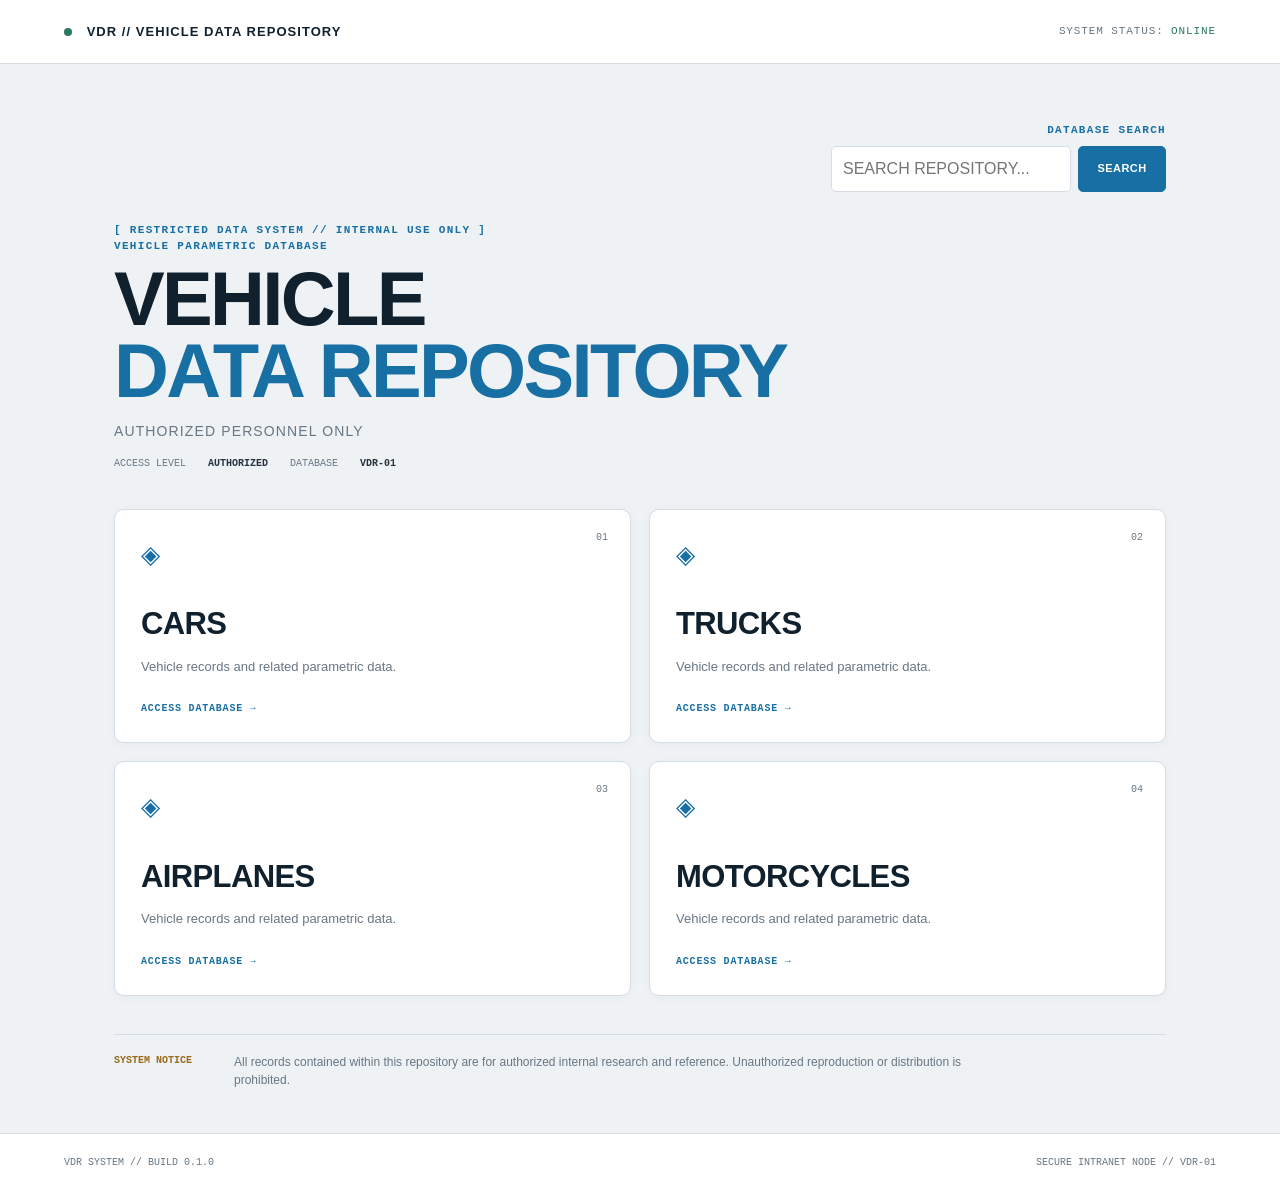
<file: index.html>
<!DOCTYPE html>
<html lang="en">
<head>
    <meta charset="UTF-8">
    <meta name="viewport" content="width=device-width, initial-scale=1.0">

    <title>VDR // Vehicle Data Repository</title>

    <link rel="stylesheet" href="css/style.css">
</head>

<body>

    <div class="scanlines"></div>

    <header class="topbar">

        <a href="index.html" class="brand">
            <span class="status-dot"></span>
            VDR // VEHICLE DATA REPOSITORY
        </a>

        <div class="system-status">
            SYSTEM STATUS:
            <span>ONLINE</span>
        </div>

    </header>


    <main class="home">
	
	 <div class="global-search">

        <div class="eyebrow">
            DATABASE SEARCH
        </div>


        <form id="globalSearchForm">

            <input
                id="globalSearchInput"
                type="search"
                placeholder="SEARCH REPOSITORY..."
                autocomplete="off"
            >


            <button type="submit">
                SEARCH
            </button>

        </form>

    </div>

        <section class="hero">

            <div class="classification">
                [ RESTRICTED DATA SYSTEM // INTERNAL USE ONLY ]
            </div>

            <div class="eyebrow">
                VEHICLE PARAMETRIC DATABASE
            </div>

            <h1>
                VEHICLE<br>
                <span>DATA REPOSITORY</span>
            </h1>

            <p class="subtitle">
                AUTHORIZED PERSONNEL ONLY
            </p>

            <div class="access-line">

                <span>ACCESS LEVEL</span>
                <b>AUTHORIZED</b>

                <span>DATABASE</span>
                <b>VDR-01</b>

            </div>

        </section>


        <section class="category-grid" id="categoryGrid"></section>


        <section class="notice">

            <span class="notice-label">
                SYSTEM NOTICE
            </span>

            <p>
                All records contained within this repository
                are for authorized internal research and
                reference. Unauthorized reproduction or
                distribution is prohibited.
            </p>

        </section>

    </main>


    <footer>

        <span>
            VDR SYSTEM // BUILD 0.1.0
        </span>

        <span>
            SECURE INTRANET NODE // VDR-01
        </span>

    </footer>
	<script src="js/index.js"></script>
</body>
</html>
</file>
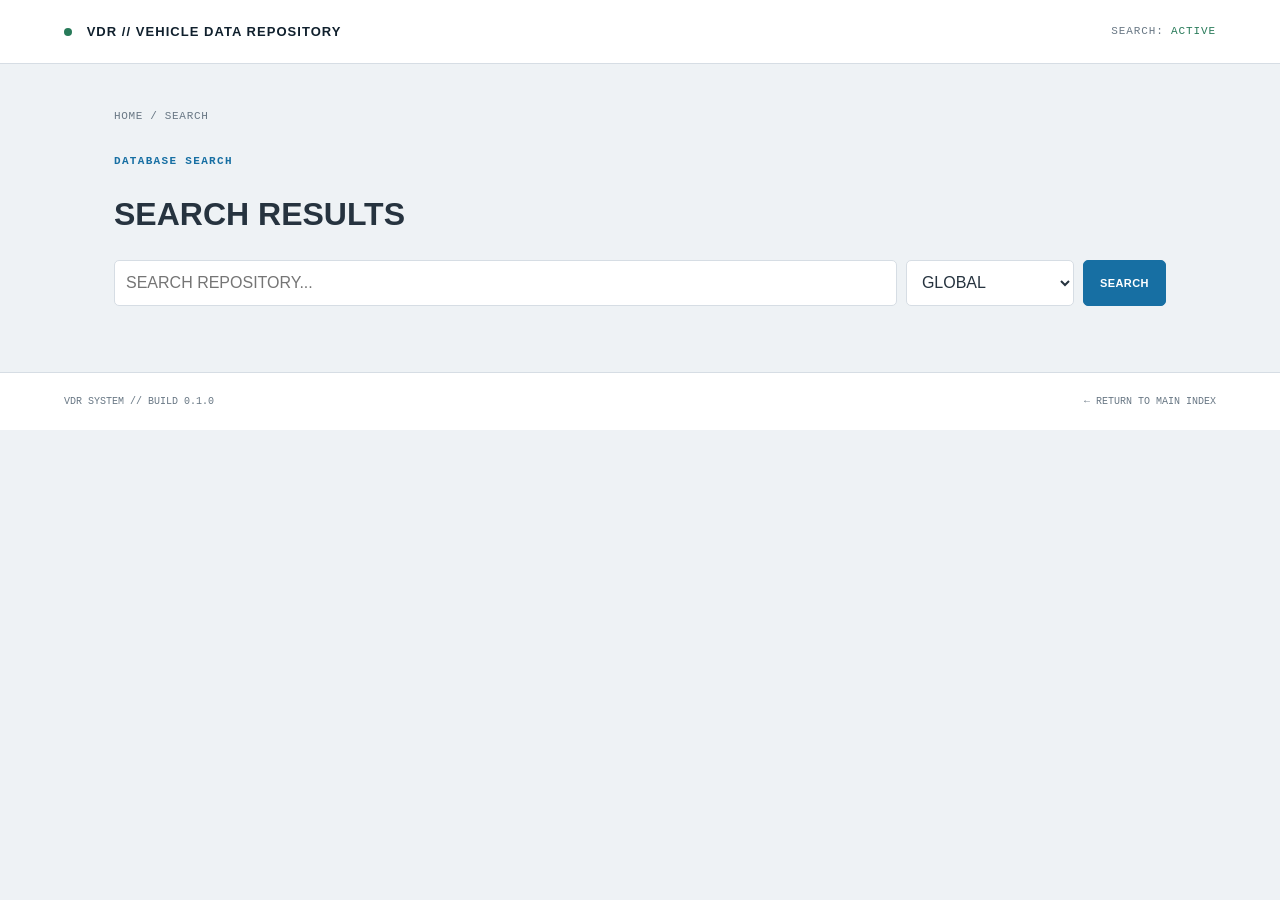
<file: search.html>
<!DOCTYPE html>
<html lang="en">

<head>

    <meta charset="UTF-8">

    <meta name="viewport"
          content="width=device-width, initial-scale=1.0">

    <title>VDR // Search</title>

    <link rel="stylesheet"
          href="css/style.css">

</head>


<body>

    <div class="scanlines"></div>


    <header class="topbar">

        <a class="brand"
           href="index.html">

            <span class="status-dot"></span>

            VDR // VEHICLE DATA REPOSITORY

        </a>


        <div class="system-status">

            SEARCH:
            <span>ACTIVE</span>

        </div>

    </header>



    <main class="content">

        <div class="breadcrumbs">

            <a href="index.html">
                HOME
            </a>

            /

            <span>
                SEARCH
            </span>

        </div>



        <div class="search-page-header">

            <div>

                <div class="eyebrow">
                    DATABASE SEARCH
                </div>

                <h1>
                    SEARCH RESULTS
                </h1>

            </div>

        </div>



        <div class="search-interface">

            <input
                id="searchInput"
                type="search"
                placeholder="SEARCH REPOSITORY..."
                autocomplete="off"
            >


		<select id="searchScope"></select>


            <button id="searchButton">
                SEARCH
            </button>

        </div>



        <div id="searchSummary"
             class="search-summary">

        </div>



        <div id="searchResults"
             class="search-results">

        </div>

    </main>



    <footer>

        <span>
            VDR SYSTEM // BUILD 0.1.0
        </span>

        <a href="index.html">
            ← RETURN TO MAIN INDEX
        </a>

    </footer>

	<script src="js/search.js"></script>

</body>

</html>
</file>
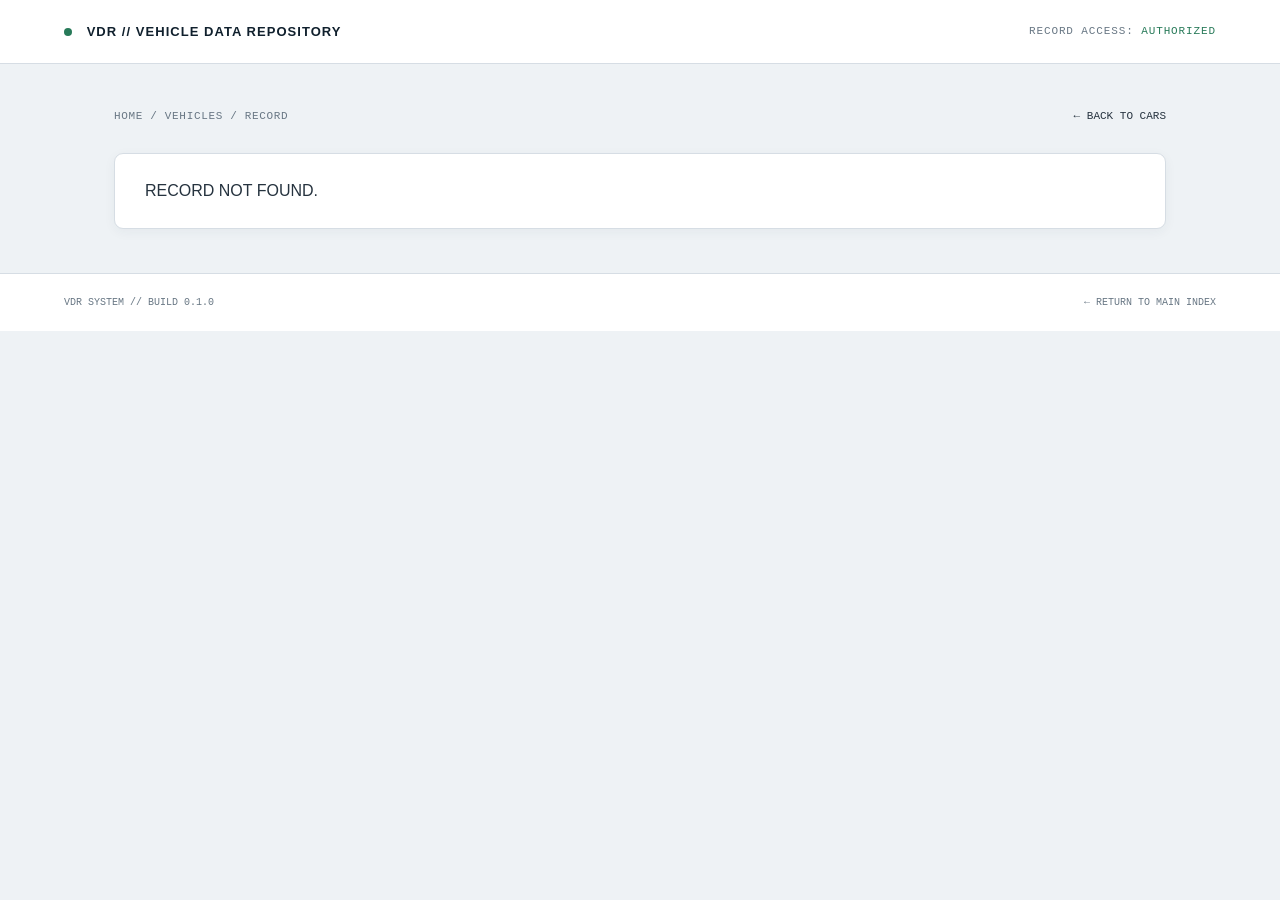
<file: vehicle.html>
<!DOCTYPE html>
<html lang="en">

<head>

    <meta charset="UTF-8">

    <meta name="viewport"
          content="width=device-width, initial-scale=1.0">

    <title>VDR // Vehicle Record</title>

    <link rel="stylesheet"
          href="css/style.css">

</head>


<body>

    <div class="scanlines"></div>


    <header class="topbar">

        <a class="brand"
           href="index.html">

            <span class="status-dot"></span>

            VDR // VEHICLE DATA REPOSITORY

        </a>


        <div class="system-status">

            RECORD ACCESS:
            <span>AUTHORIZED</span>

        </div>

    </header>



    <main class="content">


		<div class="page-top-row">

			<div class="breadcrumbs">

				<a href="index.html">
					HOME
				</a>

				/

				<a id="categoryLink"
				   href="#">
					VEHICLES
				</a>

				/

				<span id="breadcrumbModel">
					RECORD
				</span>

			</div>

			<div class="record-back">

				<a id="recordBackLink"
				   href="#">
					← BACK TO CARS
				</a>

			</div>

		</div>



        <section id="record">

        </section>


    </main>



    <footer>

        <span>
            VDR SYSTEM // BUILD 0.1.0
        </span>

        <a href="index.html">
            ← RETURN TO MAIN INDEX
        </a>

    </footer>



    <script src="js/vehicle.js"></script>

</body>

</html>
</file>
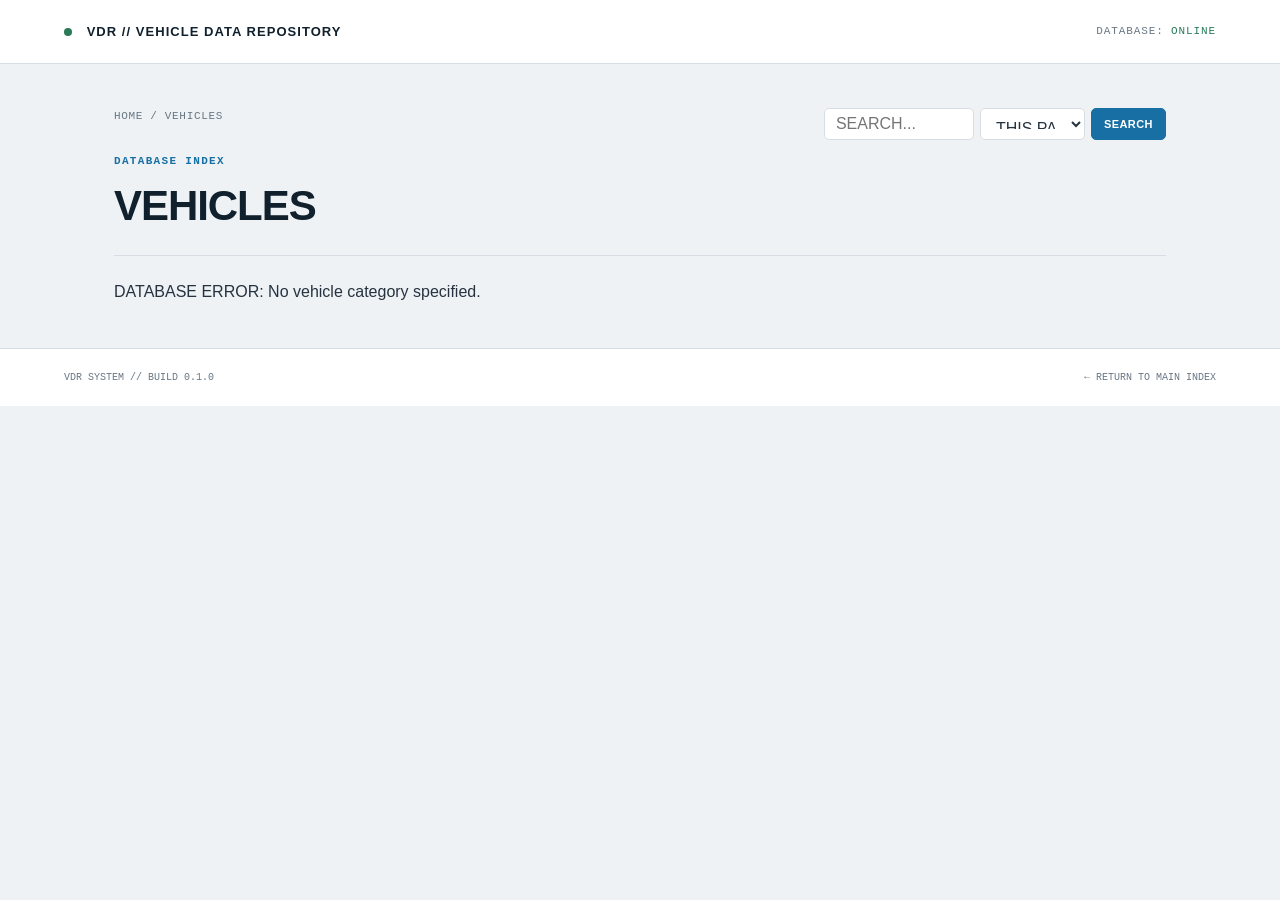
<file: vehicles.html>
<!DOCTYPE html>
<html lang="en">

<head>

    <meta charset="UTF-8">

    <meta name="viewport"
          content="width=device-width, initial-scale=1.0">

    <title>VDR // Vehicle Index</title>

    <link rel="stylesheet"
          href="css/style.css">

</head>


<body>

    <div class="scanlines"></div>


    <header class="topbar">

        <a class="brand"
           href="index.html">

            <span class="status-dot"></span>

            VDR // VEHICLE DATA REPOSITORY

        </a>


        <div class="system-status">

            DATABASE:
            <span>ONLINE</span>

        </div>

    </header>



    <main class="content">

        <div class="page-top-row">

			<div class="breadcrumbs">
				<a href="index.html">HOME</a>
				/
				<span id="categoryLabel">VEHICLES</span>
			</div>

			<div class="page-search">

				<form id="pageSearchForm">

					<input
						id="pageSearchInput"
						type="search"
						placeholder="SEARCH..."
						autocomplete="off"
					>

					<select id="pageSearchScope">

						<option value="page">THIS PAGE</option>
						<option value="global">GLOBAL</option>

					</select>

					<button type="submit">
						SEARCH
					</button>

				</form>

			</div>

		</div>



        <div class="page-heading">

            <div>

                <div class="eyebrow">
                    DATABASE INDEX
                </div>

                <h1 id="pageTitle">
                    VEHICLES
                </h1>

            </div>


            <div class="record-count"
                 id="recordCount">

            </div>

        </div>


        <div id="manufacturerList"
             class="manufacturer-list">

        </div>

    </main>



    <footer>

        <span>
            VDR SYSTEM // BUILD 0.1.0
        </span>

        <a href="index.html">
            ← RETURN TO MAIN INDEX
        </a>

    </footer>



    <script src="js/vehicles.js"></script>

</body>

</html>
</file>
<file: css/style.css>
/* VDR // LIGHT OPERATIONS THEME */
:root {
    --bg: #eef2f5;
    --panel: #ffffff;
    --panel2: #f5f7f9;
    --line: #d6dde4;
    --line-soft: #e6ebef;
    --text: #26333f;
    --text-bright: #10202d;
    --muted: #687784;
    --accent: #176fa3;
    --accent-bright: #0d5d8c;
    --accent-dim: #8bb9d5;
    --accent2: rgba(23,111,163,.10);
    --success: #287a59;
    --warning: #9a6a16;
    --danger: #a44848;
    --font-sans: "Segoe UI", Arial, sans-serif;
    --font-mono: "Cascadia Mono", "Courier New", monospace;
}

* { box-sizing: border-box; }
html, body { margin: 0; min-height: 100%; background: var(--bg); color: var(--text); }
body { font-family: var(--font-sans); line-height: 1.5; }
a { color: inherit; text-decoration: none; }
button, input, select { font: inherit; }

.scanlines { display: none; }
.topbar { height: 64px; padding: 0 5vw; display: flex; align-items: center; justify-content: space-between; background: var(--panel); border-bottom: 1px solid var(--line); position: relative; z-index: 2; }
.brand { color: var(--text-bright); font-size: 13px; font-weight: 700; letter-spacing: .08em; }
.status-dot { display: inline-block; width: 8px; height: 8px; margin-right: 10px; border-radius: 50%; background: var(--success); }
.system-status { color: var(--muted); font-family: var(--font-mono); font-size: 11px; letter-spacing: .08em; }
.system-status span { color: var(--success); }

.home, .content { max-width: 1180px; margin: 0 auto; padding: 44px 5vw; }
.home { padding-top: 58px; }
.hero { margin-bottom: 38px; }
.classification, .eyebrow { color: var(--accent); font-family: var(--font-mono); font-size: 11px; font-weight: 700; letter-spacing: .12em; text-transform: uppercase; }
.hero h1 { margin: 8px 0 14px; color: var(--text-bright); font-size: clamp(44px, 6vw, 76px); line-height: .95; letter-spacing: -.035em; }
.hero h1 span { color: var(--accent); }
.subtitle { color: var(--muted); font-size: 14px; letter-spacing: .08em; }
.access-line { display: flex; gap: 22px; flex-wrap: wrap; color: var(--muted); font-family: var(--font-mono); font-size: 10px; }
.access-line b { color: var(--text); font-weight: 600; }

.category-grid { display: grid; grid-template-columns: repeat(2, 1fr); gap: 18px; margin-top: 34px; }
.category-card { position: relative; min-height: 220px; padding: 26px; background: var(--panel); border: 1px solid var(--line); border-radius: 10px; box-shadow: 0 2px 8px rgba(30,50,70,.04); transition: .18s ease; }
.category-card:hover { border-color: var(--accent-dim); transform: translateY(-2px); box-shadow: 0 8px 24px rgba(30,50,70,.09); }
.card-index { position: absolute; top: 20px; right: 22px; color: var(--muted); font-family: var(--font-mono); font-size: 10px; }
.card-icon { color: var(--accent); font-size: 25px; margin-bottom: 28px; }
.category-card h2 { margin: 0; color: var(--text-bright); font-size: 31px; letter-spacing: -.02em; }
.category-card p { max-width: 360px; margin: 9px 0 0; color: var(--muted); font-size: 13px; }
.enter { display: block; margin-top: 25px; color: var(--accent); font-family: var(--font-mono); font-size: 10px; font-weight: 600; letter-spacing: .08em; }
.notice { display: flex; gap: 20px; margin-top: 38px; padding-top: 18px; border-top: 1px solid var(--line); }
.notice-label { min-width: 100px; color: var(--warning); font-family: var(--font-mono); font-size: 10px; font-weight: 700; }
.notice p { margin: 0; max-width: 780px; color: var(--muted); font-size: 12px; }

.breadcrumbs { margin-bottom: 28px; color: var(--muted); font-family: var(--font-mono); font-size: 11px; letter-spacing: .06em; }
.breadcrumbs a:hover, .record-back a:hover { color: var(--accent); }
.record-back { font-family: var(--font-mono); font-size: 11px; }
.page-top-row { display: flex; justify-content: space-between; align-items: flex-start; gap: 24px; }
.page-heading { display: flex; justify-content: space-between; align-items: end; padding-bottom: 18px; margin-bottom: 24px; border-bottom: 1px solid var(--line); }
.page-heading h1 { margin: 5px 0 0; color: var(--text-bright); font-size: 42px; letter-spacing: -.025em; }
.record-count { color: var(--muted); font-family: var(--font-mono); font-size: 10px; }

.manufacturer-list { display: grid; gap: 22px; }
.manufacturer { overflow: hidden; background: var(--panel); border: 1px solid var(--line); border-radius: 9px; box-shadow: 0 2px 7px rgba(30,50,70,.035); }
.manufacturer-header { display: flex; justify-content: space-between; align-items: center; padding: 17px 20px; border-bottom: 1px solid var(--line); background: var(--panel2); }
.manufacturer-header h2 { margin: 0; color: var(--text-bright); font-size: 19px; }
.manufacturer-header span { color: var(--muted); font-family: var(--font-mono); font-size: 10px; }
.manufacturer-controls { display: flex; align-items: center; gap: 10px; margin: 0; padding: 11px 20px; border-bottom: 1px solid var(--line-soft); }
.manufacturer-controls label { color: var(--muted); font-family: var(--font-mono); font-size: 9px; font-weight: 700; letter-spacing: .08em; }
.manufacturer-controls select { padding: 6px 28px 6px 9px; color: var(--text); background: var(--panel); border: 1px solid var(--line); border-radius: 5px; font-size: 11px; cursor: pointer; }
.model-grid { display: grid; grid-template-columns: repeat(auto-fill, minmax(230px, 1fr)); }
.model-link { min-height: 76px; padding: 16px 18px; border-right: 1px solid var(--line-soft); border-bottom: 1px solid var(--line-soft); color: var(--text-bright); font-size: 13px; font-weight: 600; transition: .15s; }
.model-link:hover { background: var(--accent2); color: var(--accent-bright); }
.model-type { display: block; margin-top: 5px; color: var(--muted); font-family: var(--font-mono); font-size: 9px; font-weight: 500; letter-spacing: .08em; }

.record { overflow: hidden; background: var(--panel); border: 1px solid var(--line); border-radius: 9px; box-shadow: 0 3px 12px rgba(30,50,70,.05); }
.record-head { display: flex; justify-content: space-between; align-items: flex-start; gap: 40px; padding: 27px 30px; border-bottom: 1px solid var(--line); }
.record-head h1 { margin: 5px 0 0; color: var(--text-bright); font-size: clamp(32px, 5vw, 48px); letter-spacing: -.025em; }
.record-meta { flex: 0 0 200px; color: var(--muted); font-family: var(--font-mono); font-size: 9px; line-height: 2; text-align: right; }
.record-meta strong { color: var(--accent); font-weight: 600; }
.back-button { margin-bottom: 10px; }
.back-button a { color: var(--accent); font-weight: 600; }
.data-section { padding: 25px 30px; border-bottom: 1px solid var(--line); }
.data-section:last-child { border-bottom: 0; }
.section-title { margin-bottom: 14px; color: var(--text-bright); font-family: var(--font-mono); font-size: 11px; font-weight: 700; letter-spacing: .1em; }
.section-empty { padding: 14px 0; color: var(--muted); font-family: var(--font-mono); font-size: 10px; }
.param-grid { display: grid; grid-template-columns: repeat(2, 1fr); overflow: hidden; border: 1px solid var(--line); border-radius: 5px; }
.param { display: flex; justify-content: space-between; gap: 15px; padding: 12px 14px; border-right: 1px solid var(--line-soft); border-bottom: 1px solid var(--line-soft); font-size: 12px; }
.param label { color: var(--muted); }
.param value { color: var(--text-bright); text-align: right; }

.noise-table, .search-noise-table { width: 100%; border-collapse: collapse; table-layout: fixed; font-family: var(--font-mono); font-size: 11px; }
.noise-table th, .noise-table td, .search-noise-table th, .search-noise-table td { padding: 11px 13px; text-align: left; border-bottom: 1px solid var(--line-soft); vertical-align: top; overflow-wrap: anywhere; }
.noise-table th:nth-child(1), .noise-table td:nth-child(1), .search-noise-table th:nth-child(1), .search-noise-table td:nth-child(1) { width: 24%; }
.noise-table th:nth-child(2), .noise-table td:nth-child(2), .search-noise-table th:nth-child(2), .search-noise-table td:nth-child(2) { width: 19%; }
.noise-table th:nth-child(3), .noise-table td:nth-child(3), .search-noise-table th:nth-child(3), .search-noise-table td:nth-child(3) { width: 17%; }
.noise-table th:nth-child(4), .noise-table td:nth-child(4), .search-noise-table th:nth-child(4), .search-noise-table td:nth-child(4) { width: 40%; }
.noise-table thead th, .search-noise-table thead th { color: var(--accent); background: var(--panel2); font-size: 9px; font-weight: 700; letter-spacing: .08em; }
.noise-table tbody tr:hover, .search-noise-table tbody tr:hover { background: var(--accent2); }
.noise-frequency { white-space: nowrap; }

.search-interface { display: flex; gap: 9px; margin-bottom: 22px; }
.search-interface input { flex: 1; min-width: 0; }
.search-interface input, .search-interface select, .global-search input, .page-search input, .page-search select { padding: 10px 11px; color: var(--text); background: var(--panel); border: 1px solid var(--line); border-radius: 5px; }
.search-interface input:focus, .search-interface select:focus, .global-search input:focus, .page-search input:focus, .page-search select:focus { outline: none; border-color: var(--accent); box-shadow: 0 0 0 3px var(--accent2); }
button { color: #fff; background: var(--accent); border: 1px solid var(--accent); border-radius: 5px; padding: 9px 16px; cursor: pointer; font-size: 11px; font-weight: 700; letter-spacing: .04em; }
button:hover { background: var(--accent-bright); border-color: var(--accent-bright); }
.search-result { margin-bottom: 12px; padding: 18px 20px; background: var(--panel); border: 1px solid var(--line); border-radius: 7px; }
.search-result:hover { border-color: var(--accent-dim); box-shadow: 0 3px 12px rgba(30,50,70,.05); }
.search-result-path { display: block; margin-bottom: 8px; color: var(--accent); font-family: var(--font-mono); font-size: 11px; font-weight: 600; }
.search-result-section { margin-bottom: 11px; color: var(--muted); font-family: var(--font-mono); font-size: 9px; font-weight: 700; letter-spacing: .1em; }
.search-result-data { display: grid; grid-template-columns: 180px 1fr; gap: 18px; padding-top: 11px; border-top: 1px solid var(--line-soft); font-family: var(--font-mono); font-size: 11px; }
.search-result-label { color: var(--muted); }
.search-result-value { color: var(--text); }
.search-result-data strong { color: var(--text-bright); font-weight: 700; }
.search-empty { padding: 28px 20px; color: var(--muted); background: var(--panel); border: 1px solid var(--line); border-radius: 7px; text-align: center; font-family: var(--font-mono); font-size: 11px; letter-spacing: .08em; }

.page-search { margin-left: auto; }
.page-search form { display: flex; align-items: center; gap: 6px; }
.page-search input { width: 150px; height: 32px; }
.page-search select { width: 105px; height: 32px; }
.page-search button { height: 32px; padding: 0 12px; }
.global-search { width: 100%; margin: 0 0 30px; }
.global-search .eyebrow { margin-bottom: 7px; text-align: right; }
.global-search form { display: flex; justify-content: flex-end; gap: 7px; }
.global-search input { width: 240px; }
.global-search button { min-width: 88px; }

.image-grid { display: grid; grid-template-columns: repeat(auto-fill, minmax(180px, 1fr)); gap: 14px; }
.image-link {
    min-height: 120px;
    padding: 12px;
    display: flex;
    flex-direction: column;
    align-items: center;
    justify-content: flex-end;
    background: var(--panel2);
    border: 1px solid var(--line);
    border-radius: 6px;
    overflow: hidden;
}

.image-link img {
    display: block;
    width: 100%;
    max-height: 150px;
    margin-bottom: 12px;
    object-fit: contain;
}

.image-placeholder {
    min-height: 90px;
    display: flex;
    align-items: center;
    justify-content: center;
    color: var(--muted);
    font-size: 28px;
}

.image-link span {
    color: var(--text);
    font-family: var(--font-mono);
    font-size: 10px;
    font-weight: 600;
    letter-spacing: .06em;
}
.image-link:hover { border-color: var(--accent-dim); }
.image-comment {
    width: 100%;
    box-sizing: border-box;
    margin-top: 18px;
    padding-top: 14px;
    border-top: 1px solid var(--line);
    color: var(--muted);
    font-size: 11px;
    line-height: 1.7;
    text-align: center;
}
.modal { position: fixed; inset: 0; display: none; align-items: center; justify-content: center; padding: 30px; background: rgba(15,25,35,.62); z-index: 20; }
.modal.open { display: flex; }
.modal-box { width: min(900px, 100%); overflow: hidden; background: var(--panel); border: 1px solid var(--line); border-radius: 9px; box-shadow: 0 18px 60px rgba(20,40,60,.25); }
.modal-head { display: flex; justify-content: space-between; padding: 13px 18px; border-bottom: 1px solid var(--line); font-size: 12px; font-weight: 600; }
.modal-head button { padding: 0; color: var(--accent); background: none; border: 0; }
.modal-body { display: flex; flex-direction: column; align-items: center; justify-content: center; min-height: 400px; padding: 20px; color: var(--muted); }
.modal-body img { display: block; max-width: 100%; max-height: 70vh; width: auto; height: auto; margin: 0 auto; object-fit: contain; }

footer { min-height: 58px; padding: 0 5vw; display: flex; justify-content: space-between; align-items: center; color: var(--muted); background: var(--panel); border-top: 1px solid var(--line); font-family: var(--font-mono); font-size: 10px; }
footer a:hover { color: var(--accent); }

@media (max-width: 850px) {
    .category-grid, .param-grid { grid-template-columns: 1fr; }
    .record-head, .page-top-row { flex-direction: column; }
    .record-meta { flex: none; width: 100%; text-align: left; }
    .page-search { width: 100%; margin-left: 0; }
    .page-search form { width: 100%; }
    .page-search input { flex: 1; width: auto; }
    .record-head h1, .page-heading h1 { font-size: 34px; }
    .search-interface { flex-direction: column; }
    .search-result-data { grid-template-columns: 1fr; gap: 6px; }
    .noise-table, .search-noise-table { display: block; overflow-x: auto; white-space: nowrap; }
    .notice { flex-direction: column; gap: 7px; }
    footer { flex-direction: column; justify-content: center; gap: 7px; padding: 14px 5vw; }
}

[data-theme="dark"] {
    --bg: #0b1117; --panel: #111a22; --panel2: #16232d; --line: #293944; --line-soft: rgba(255,255,255,.07);
    --text: #cbd6de; --text-bright: #f1f5f7; --muted: #81919d; --accent: #55a9d5; --accent-bright: #78bee4; --accent-dim: #3d6d86; --accent2: rgba(85,169,213,.13);
    --success: #67b990; --warning: #d1a14b; --danger: #d07474;
}
</file>
